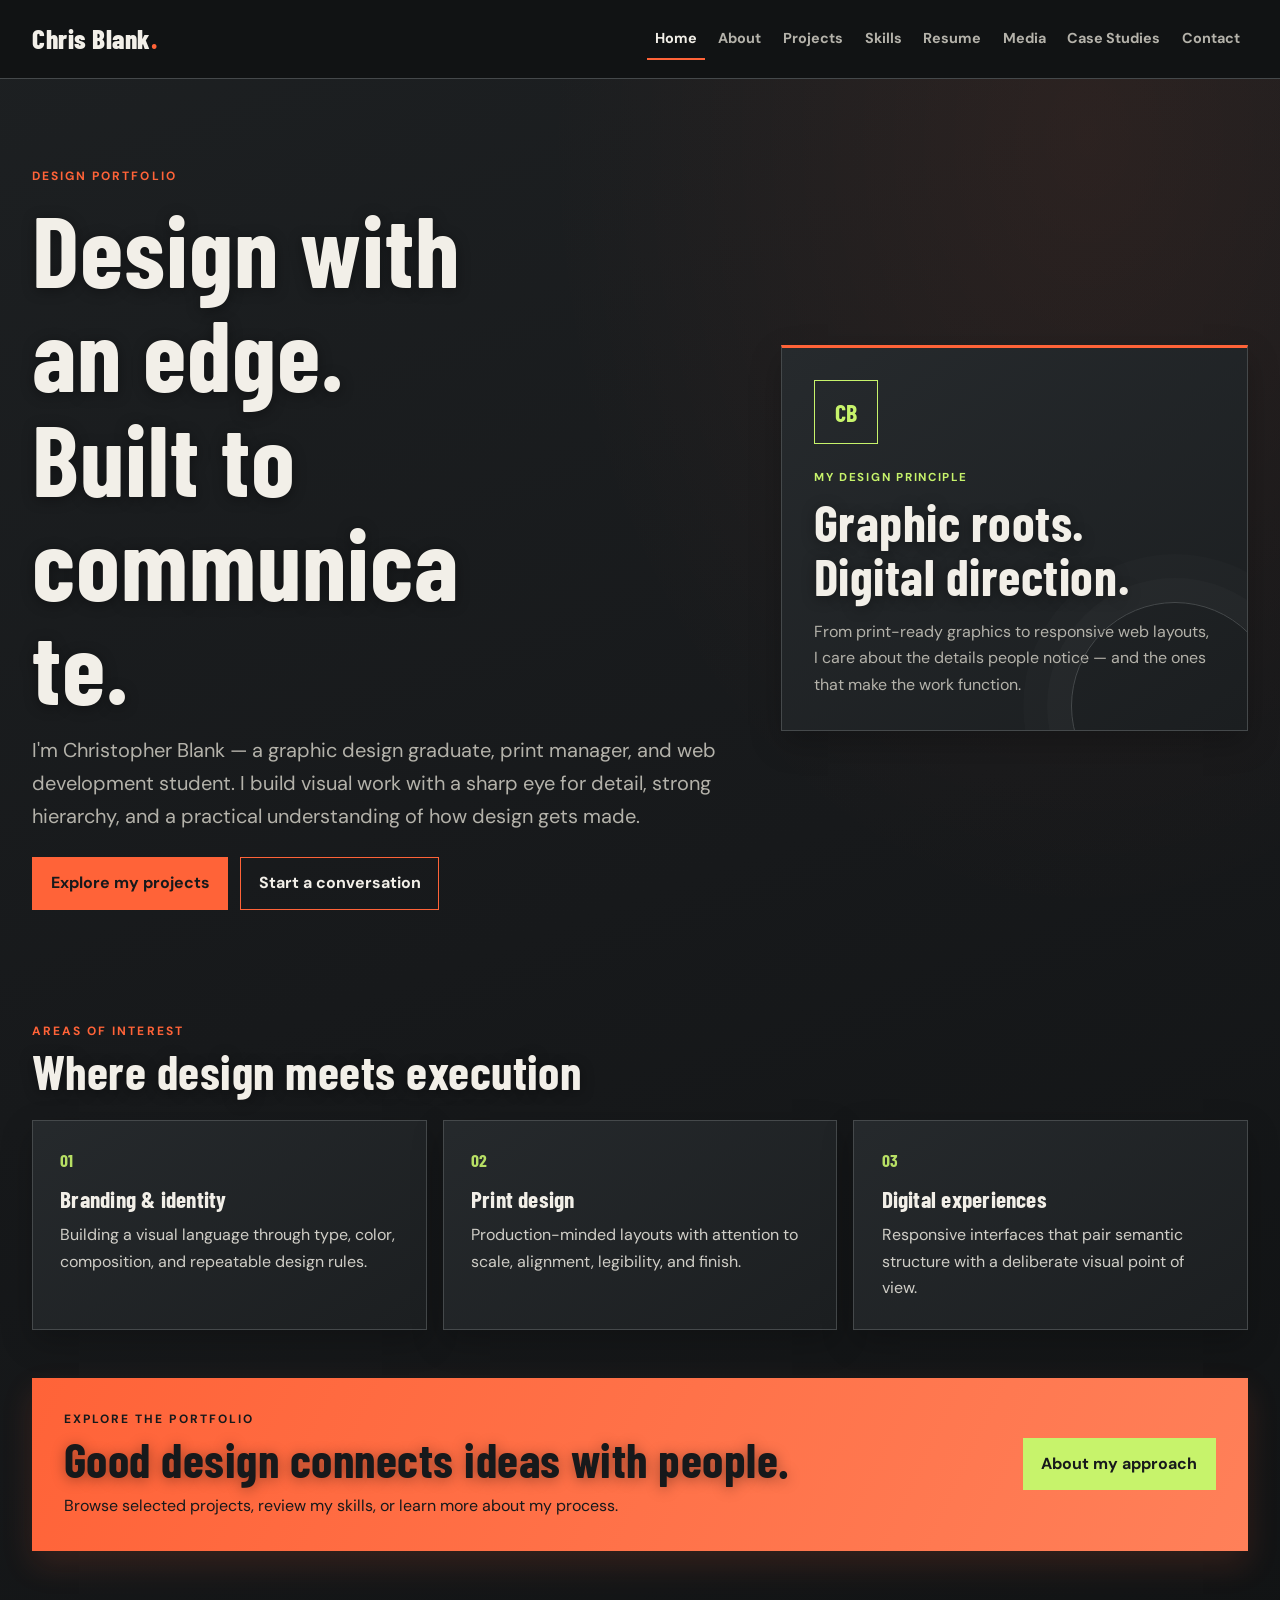
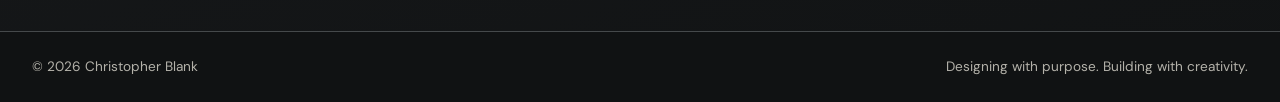
<file: index.html>
<!DOCTYPE html>
<html lang="en">
<head>
<meta charset="UTF-8">
<meta name="viewport" content="width=device-width, initial-scale=1">
<meta name="description" content="Christopher Blank design portfolio featuring branding, print and digital work.">
<title>Home | Chris Blank Portfolio</title>
<link rel="preconnect" href="https://fonts.googleapis.com">
<link rel="preconnect" href="https://fonts.gstatic.com" crossorigin>
<link href="https://fonts.googleapis.com/css2?family=Barlow+Condensed:wght@500;600;700;800&family=DM+Sans:wght@400;500;600;700&display=swap" rel="stylesheet">
<link rel="icon" type="image/svg+xml" href="favicon.svg?v=2">
<link rel="stylesheet" href="css/style.css">
</head>
<body>
<a class="skip-link" href="#main-content">Skip to main content</a>
<header class="site-header">
  <div class="header-inner">
    <a class="site-name" href="index.html">Chris Blank<span>.</span></a>
    <nav aria-label="Main navigation"><ul>
      <li><a href="index.html" aria-current="page">Home</a></li>
      <li><a href="about.html" >About</a></li>
      <li><a href="projects.html" >Projects</a></li>
      <li><a href="skills.html" >Skills</a></li>
      <li><a href="resume.html" >Resume</a></li>
      <li><a href="media.html">Media</a></li>
      <li><a href="case-studies.html" >Case Studies</a></li>
      <li><a href="contact.html" >Contact</a></li>
    </ul></nav>
  </div>
</header>
<main id="main-content" class="container">

<section class="hero">
 <div class="hero-copy"><p class="eyebrow">DESIGN PORTFOLIO</p>
 <h1>Design with an edge. Built to communicate.</h1>
 <p class="lead">I'm Christopher Blank — a graphic design graduate, print manager, and web development student. I build visual work with a sharp eye for detail, strong hierarchy, and a practical understanding of how design gets made.</p>
 <div class="button-row"><a class="button button-primary" href="projects.html">Explore my projects</a><a class="button button-secondary" href="contact.html">Start a conversation</a></div></div>
 <aside class="hero-panel" aria-label="Creative approach"><span class="panel-mark" aria-hidden="true">CB</span><p class="panel-label">MY DESIGN PRINCIPLE</p><h2>Graphic roots.<br>Digital direction.</h2><p>From print-ready graphics to responsive web layouts, I care about the details people notice — and the ones that make the work function.</p></aside>
</section>
<section class="section-block"><div class="section-heading"><p class="eyebrow">AREAS OF INTEREST</p><h2>Where design meets execution</h2></div>
<div class="card-grid three">
<article class="content-card"><span class="card-number">01</span><h3>Branding &amp; identity</h3><p>Building a visual language through type, color, composition, and repeatable design rules.</p></article>
<article class="content-card"><span class="card-number">02</span><h3>Print design</h3><p>Production-minded layouts with attention to scale, alignment, legibility, and finish.</p></article>
<article class="content-card"><span class="card-number">03</span><h3>Digital experiences</h3><p>Responsive interfaces that pair semantic structure with a deliberate visual point of view.</p></article>
</div></section>
<section class="callout"><div><p class="eyebrow">EXPLORE THE PORTFOLIO</p><h2>Good design connects ideas with people.</h2><p>Browse selected projects, review my skills, or learn more about my process.</p></div><a class="button button-light" href="about.html">About my approach</a></section>

</main>
<footer class="site-footer"><div class="container footer-inner">
<p>&copy; 2026 Christopher Blank</p><p>Designing with purpose. Building with creativity.</p>
</div></footer>
</body>
</html>
</file>
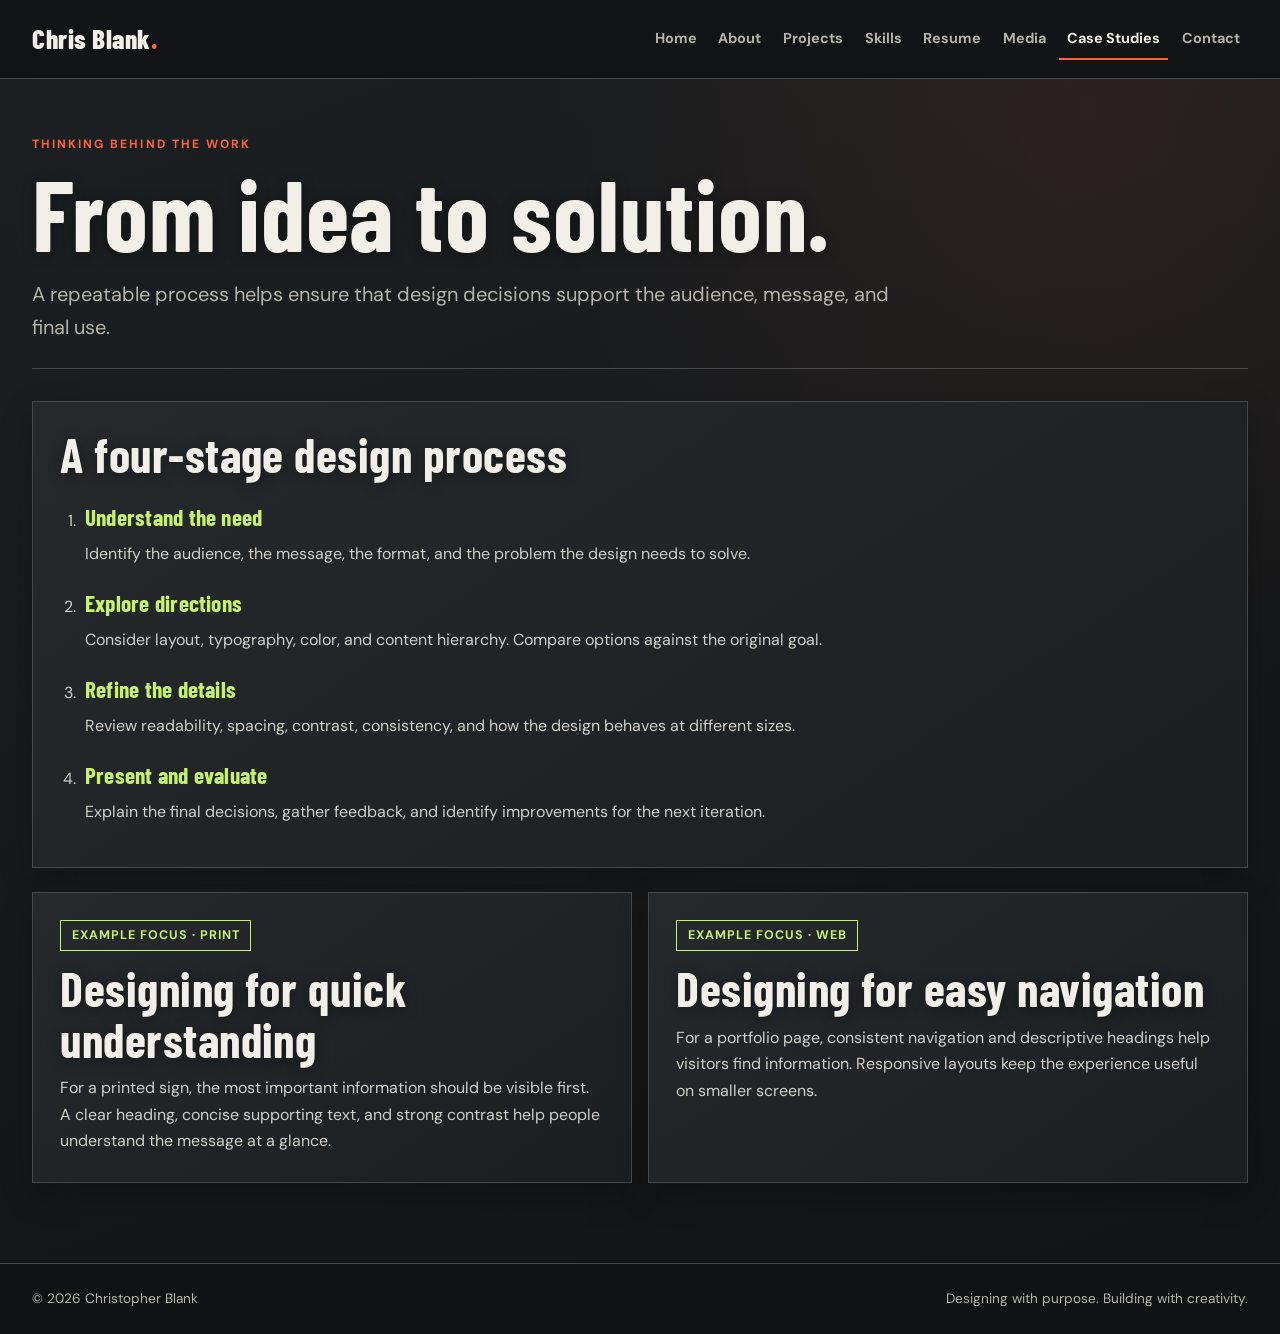
<file: case-studies.html>
<!DOCTYPE html>
<html lang="en">
<head>
<meta charset="UTF-8">
<meta name="viewport" content="width=device-width, initial-scale=1">
<meta name="description" content="Design process case studies by Christopher Blank.">
<title>Case Studies | Chris Blank Portfolio</title>
<link rel="preconnect" href="https://fonts.googleapis.com">
<link rel="preconnect" href="https://fonts.gstatic.com" crossorigin>
<link href="https://fonts.googleapis.com/css2?family=Barlow+Condensed:wght@500;600;700;800&family=DM+Sans:wght@400;500;600;700&display=swap" rel="stylesheet">
<link rel="icon" type="image/svg+xml" href="favicon.svg?v=2">
<link rel="stylesheet" href="css/style.css">
</head>
<body>
<a class="skip-link" href="#main-content">Skip to main content</a>
<header class="site-header">
  <div class="header-inner">
    <a class="site-name" href="index.html">Chris Blank<span>.</span></a>
    <nav aria-label="Main navigation"><ul>
      <li><a href="index.html" >Home</a></li>
      <li><a href="about.html" >About</a></li>
      <li><a href="projects.html" >Projects</a></li>
      <li><a href="skills.html" >Skills</a></li>
      <li><a href="resume.html" >Resume</a></li>
      <li><a href="media.html">Media</a></li>
      <li><a href="case-studies.html" aria-current="page">Case Studies</a></li>
      <li><a href="contact.html" >Contact</a></li>
    </ul></nav>
  </div>
</header>
<main id="main-content" class="container">

<section class="page-intro"><p class="eyebrow">THINKING BEHIND THE WORK</p><h1>From idea to solution.</h1><p class="lead">A repeatable process helps ensure that design decisions support the audience, message, and final use.</p></section>
<section class="content-card"><h2>A four-stage design process</h2><ol class="process-list">
<li><h3>Understand the need</h3><p>Identify the audience, the message, the format, and the problem the design needs to solve.</p></li>
<li><h3>Explore directions</h3><p>Consider layout, typography, color, and content hierarchy. Compare options against the original goal.</p></li>
<li><h3>Refine the details</h3><p>Review readability, spacing, contrast, consistency, and how the design behaves at different sizes.</p></li>
<li><h3>Present and evaluate</h3><p>Explain the final decisions, gather feedback, and identify improvements for the next iteration.</p></li>
</ol></section>
<section class="card-grid two"><article class="content-card"><span class="tag">Example focus · Print</span><h2>Designing for quick understanding</h2><p>For a printed sign, the most important information should be visible first. A clear heading, concise supporting text, and strong contrast help people understand the message at a glance.</p></article><article class="content-card"><span class="tag">Example focus · Web</span><h2>Designing for easy navigation</h2><p>For a portfolio page, consistent navigation and descriptive headings help visitors find information. Responsive layouts keep the experience useful on smaller screens.</p></article></section>

</main>
<footer class="site-footer"><div class="container footer-inner">
<p>&copy; 2026 Christopher Blank</p><p>Designing with purpose. Building with creativity.</p>
</div></footer>
</body>
</html>
</file>
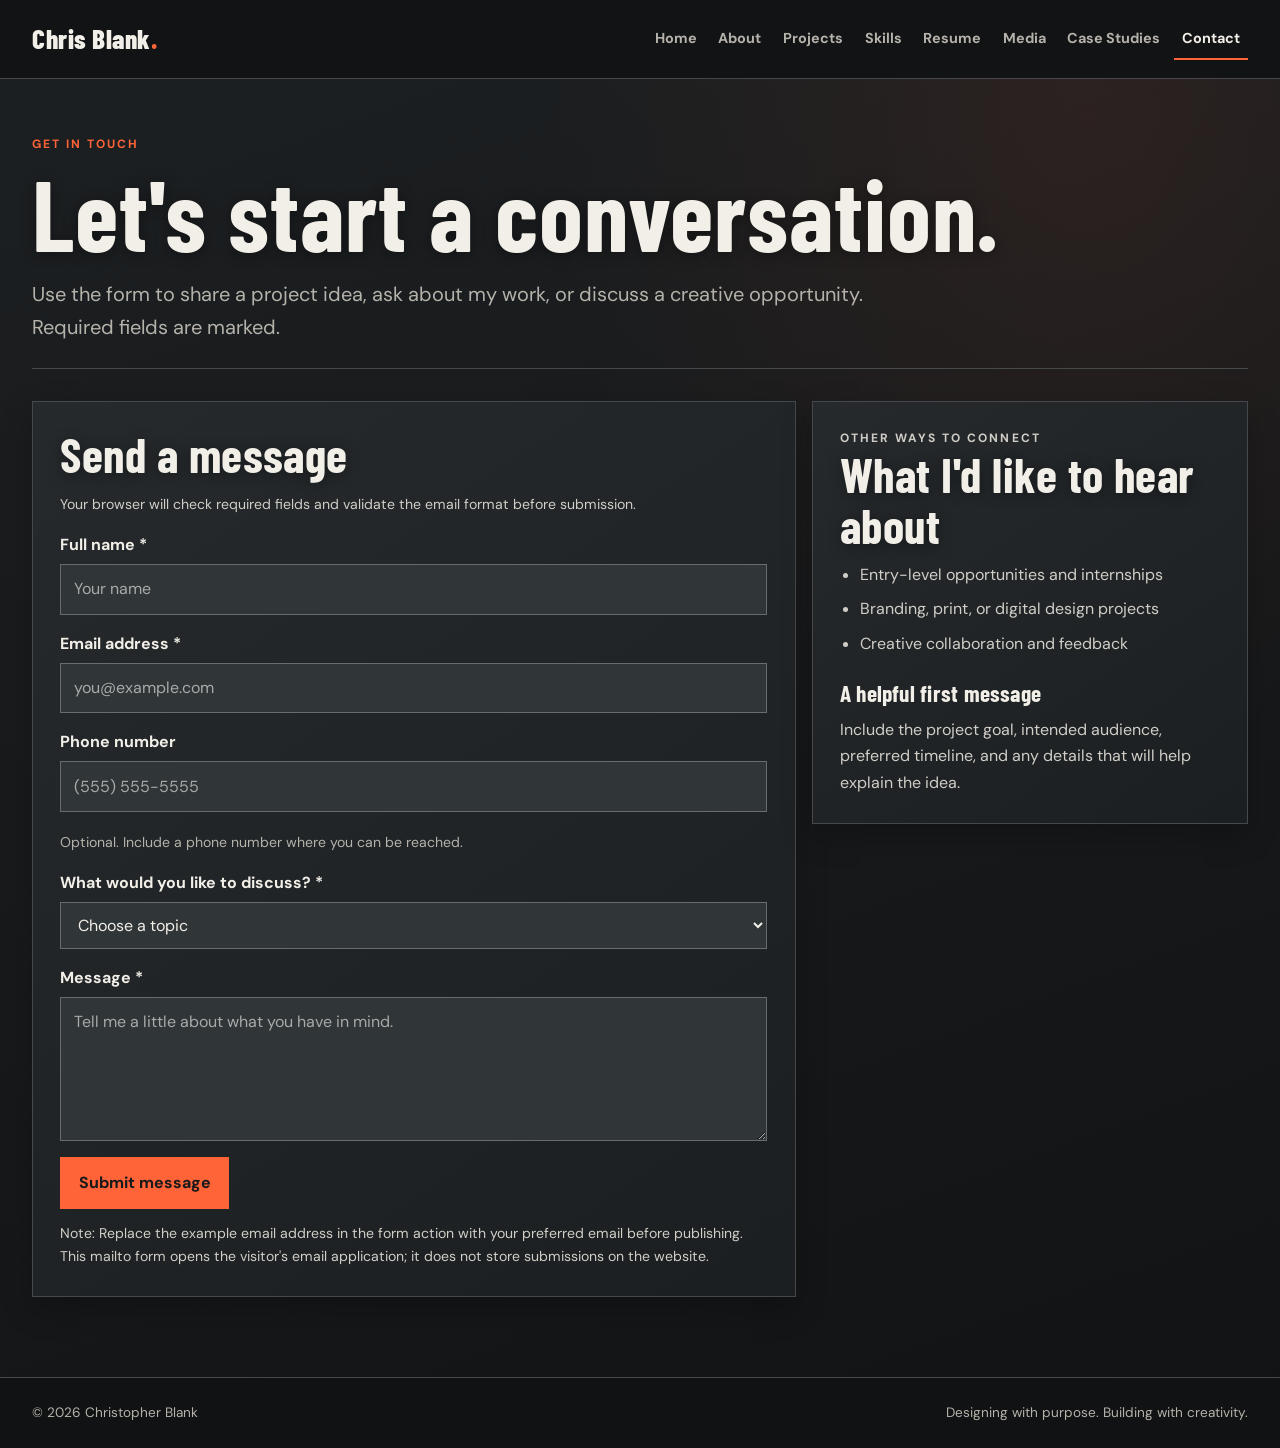
<file: contact.html>
<!DOCTYPE html>
<html lang="en">
<head>
<meta charset="UTF-8">
<meta name="viewport" content="width=device-width, initial-scale=1">
<meta name="description" content="Contact Christopher Blank using the accessible validated contact form.">
<title>Contact | Chris Blank Portfolio</title>
<link rel="preconnect" href="https://fonts.googleapis.com">
<link rel="preconnect" href="https://fonts.gstatic.com" crossorigin>
<link href="https://fonts.googleapis.com/css2?family=Barlow+Condensed:wght@500;600;700;800&family=DM+Sans:wght@400;500;600;700&display=swap" rel="stylesheet">
<link rel="icon" type="image/svg+xml" href="favicon.svg?v=2">
<link rel="stylesheet" href="css/style.css">
</head>
<body>
<a class="skip-link" href="#main-content">Skip to main content</a>
<header class="site-header">
  <div class="header-inner">
    <a class="site-name" href="index.html">Chris Blank<span>.</span></a>
    <nav aria-label="Main navigation"><ul>
      <li><a href="index.html" >Home</a></li>
      <li><a href="about.html" >About</a></li>
      <li><a href="projects.html" >Projects</a></li>
      <li><a href="skills.html" >Skills</a></li>
      <li><a href="resume.html" >Resume</a></li>
      <li><a href="media.html">Media</a></li>
      <li><a href="case-studies.html" >Case Studies</a></li>
      <li><a href="contact.html" aria-current="page">Contact</a></li>
    </ul></nav>
  </div>
</header>
<main id="main-content" class="container">

<section class="page-intro"><p class="eyebrow">GET IN TOUCH</p><h1>Let's start a conversation.</h1><p class="lead">Use the form to share a project idea, ask about my work, or discuss a creative opportunity. Required fields are marked.</p></section>
<div class="form-layout">
<section class="content-card"><h2>Send a message</h2><p class="form-help">Your browser will check required fields and validate the email format before submission.</p>
<form class="contact-form" action="mailto:chrisblank.graphics@gmail.com" method="post" enctype="text/plain">
<div class="form-field"><label for="full-name">Full name <span aria-hidden="true">*</span></label><input id="full-name" name="full-name" type="text" autocomplete="name" required minlength="2" placeholder="Your name"></div>
<div class="form-field"><label for="email">Email address <span aria-hidden="true">*</span></label><input id="email" name="email" type="email" autocomplete="email" required placeholder="you@example.com"></div>
<div class="form-field"><label for="phone">Phone number</label><input id="phone" name="phone" type="tel" autocomplete="tel" pattern="[0-9()+.\-\s]{7,}" placeholder="(555) 555-5555"><span class="form-help">Optional. Include a phone number where you can be reached.</span></div>
<div class="form-field"><label for="topic">What would you like to discuss? <span aria-hidden="true">*</span></label><select id="topic" name="topic" required><option value="">Choose a topic</option><option value="Design project">Design project</option><option value="Career opportunity">Career opportunity</option><option value="Collaboration">Collaboration</option><option value="Portfolio feedback">Portfolio feedback</option><option value="Other">Other</option></select></div>
<div class="form-field"><label for="message">Message <span aria-hidden="true">*</span></label><textarea id="message" name="message" required minlength="10" placeholder="Tell me a little about what you have in mind."></textarea></div>
<button class="button button-primary" type="submit">Submit message</button>
<p class="form-help">Note: Replace the example email address in the form action with your preferred email before publishing. This mailto form opens the visitor's email application; it does not store submissions on the website.</p>
</form></section>
<aside class="content-card"><p class="eyebrow">OTHER WAYS TO CONNECT</p><h2>What I'd like to hear about</h2><ul class="check-list"><li>Entry-level opportunities and internships</li><li>Branding, print, or digital design projects</li><li>Creative collaboration and feedback</li></ul><h3 style="margin-top:1.5rem">A helpful first message</h3><p>Include the project goal, intended audience, preferred timeline, and any details that will help explain the idea.</p></aside>
</div>

</main>
<footer class="site-footer"><div class="container footer-inner">
<p>&copy; 2026 Christopher Blank</p><p>Designing with purpose. Building with creativity.</p>
</div></footer>
</body>
</html>
</file>
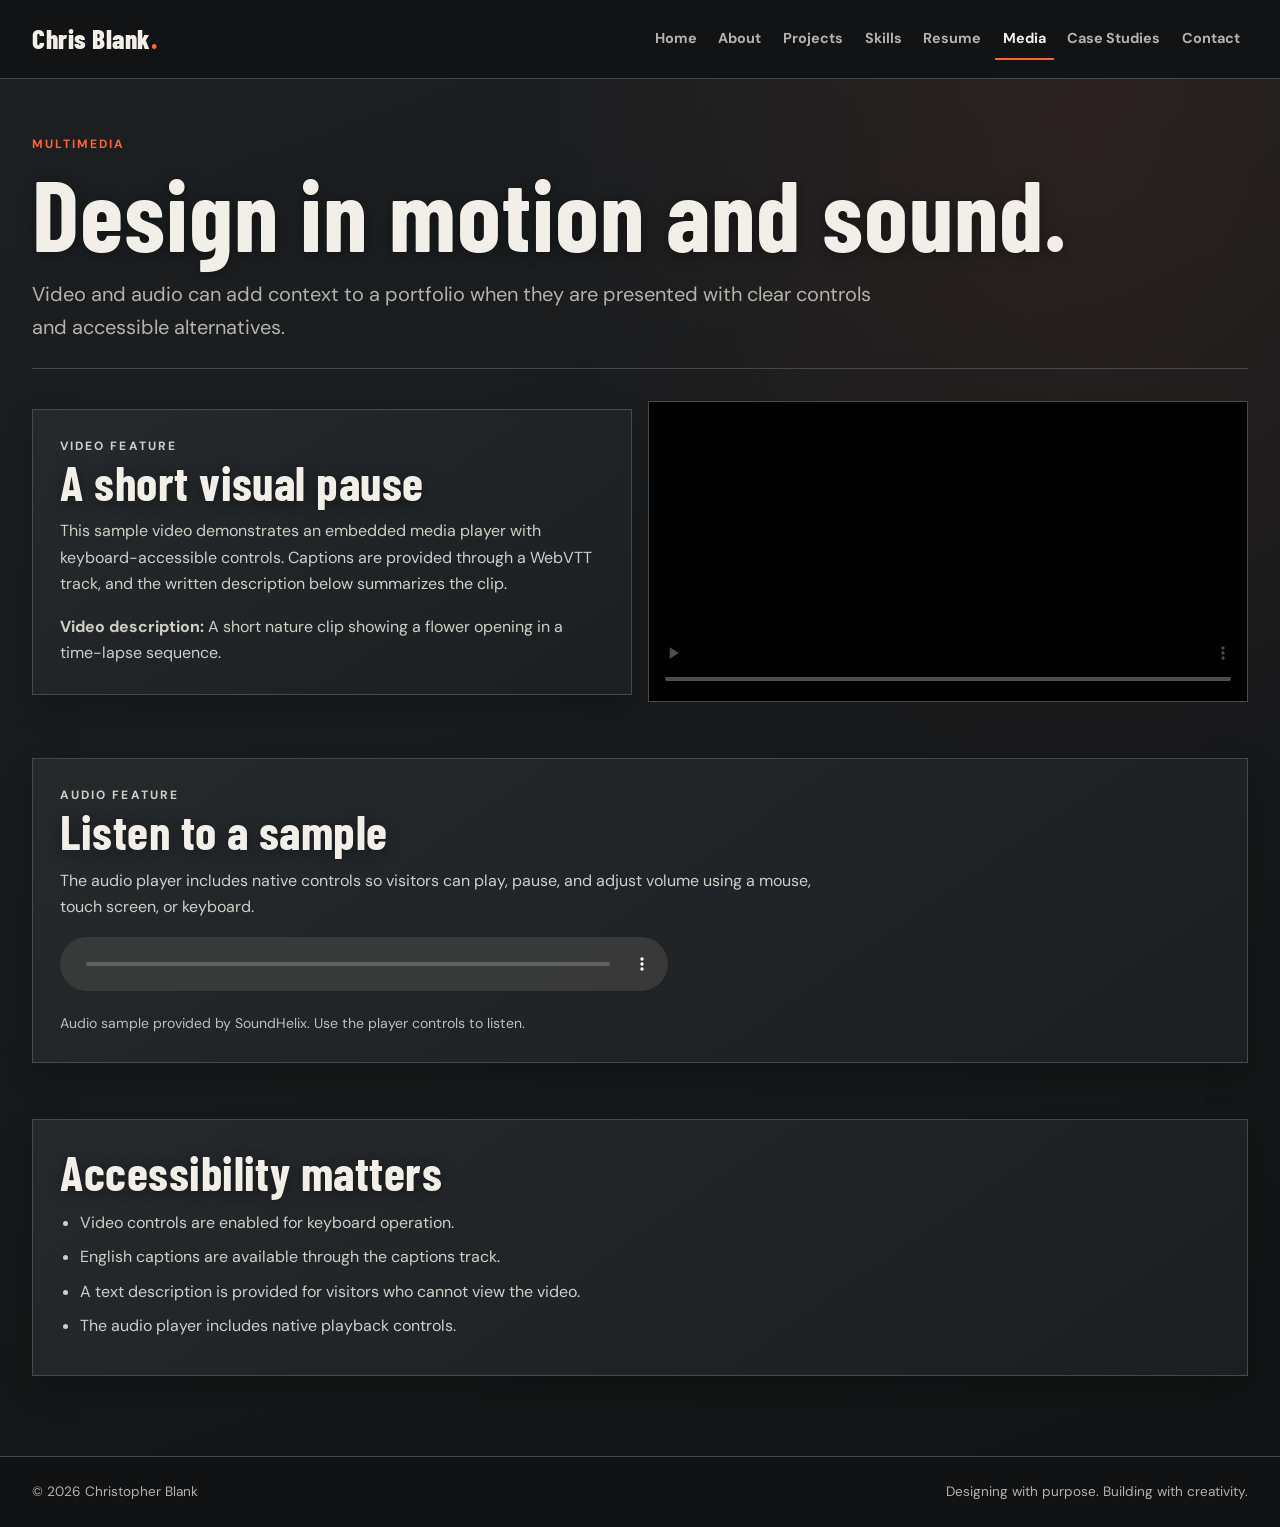
<file: media.html>
<!DOCTYPE html>
<html lang="en">
<head>
<meta charset="UTF-8">
<meta name="viewport" content="width=device-width, initial-scale=1">
<meta name="description" content="Accessible multimedia examples from Christopher Blank.">
<title>Media | Chris Blank Portfolio</title>
<link rel="preconnect" href="https://fonts.googleapis.com">
<link rel="preconnect" href="https://fonts.gstatic.com" crossorigin>
<link href="https://fonts.googleapis.com/css2?family=Barlow+Condensed:wght@500;600;700;800&family=DM+Sans:wght@400;500;600;700&display=swap" rel="stylesheet">
<link rel="icon" type="image/svg+xml" href="favicon.svg?v=2">
<link rel="stylesheet" href="css/style.css">
</head>
<body>
<a class="skip-link" href="#main-content">Skip to main content</a>
<header class="site-header"><div class="header-inner">
<a class="site-name" href="index.html">Chris Blank<span>.</span></a>
<nav aria-label="Main navigation"><ul>
<li><a href="index.html">Home</a></li><li><a href="about.html">About</a></li><li><a href="projects.html">Projects</a></li><li><a href="skills.html">Skills</a></li><li><a href="resume.html">Resume</a></li><li><a href="media.html" aria-current="page">Media</a></li><li><a href="case-studies.html">Case Studies</a></li><li><a href="contact.html">Contact</a></li>
</ul></nav></div></header>
<main id="main-content" class="container">
<section class="page-intro"><p class="eyebrow">MULTIMEDIA</p><h1>Design in motion and sound.</h1><p class="lead">Video and audio can add context to a portfolio when they are presented with clear controls and accessible alternatives.</p></section>
<section class="media-feature">
<article class="content-card"><p class="eyebrow">VIDEO FEATURE</p><h2>A short visual pause</h2><p>This sample video demonstrates an embedded media player with keyboard-accessible controls. Captions are provided through a WebVTT track, and the written description below summarizes the clip.</p><p><strong>Video description:</strong> A short nature clip showing a flower opening in a time-lapse sequence.</p></article>
<div class="media-frame"><video controls preload="metadata" poster="https://images.unsplash.com/photo-1490750967868-88aa4486c946?auto=format&amp;fit=crop&amp;w=1000&amp;q=80"><source src="https://interactive-examples.mdn.mozilla.net/media/cc0-videos/flower.mp4" type="video/mp4"><track kind="captions" src="media/flower-captions.vtt" srclang="en" label="English captions" default>Your browser does not support the video element. You can still read the video description above.</video></div>
</section>
<section class="section-block audio-panel content-card"><p class="eyebrow">AUDIO FEATURE</p><h2>Listen to a sample</h2><p>The audio player includes native controls so visitors can play, pause, and adjust volume using a mouse, touch screen, or keyboard.</p><audio controls preload="none"><source src="https://www.soundhelix.com/examples/mp3/SoundHelix-Song-1.mp3" type="audio/mpeg">Your browser does not support the audio element.</audio><p class="small-note">Audio sample provided by SoundHelix. Use the player controls to listen.</p></section>
<aside class="content-card section-block"><h2>Accessibility matters</h2><ul class="check-list"><li>Video controls are enabled for keyboard operation.</li><li>English captions are available through the captions track.</li><li>A text description is provided for visitors who cannot view the video.</li><li>The audio player includes native playback controls.</li></ul></aside>
</main>
<footer class="site-footer"><div class="container footer-inner"><p>&copy; 2026 Christopher Blank</p><p>Designing with purpose. Building with creativity.</p></div></footer>
</body>
</html>
</file>
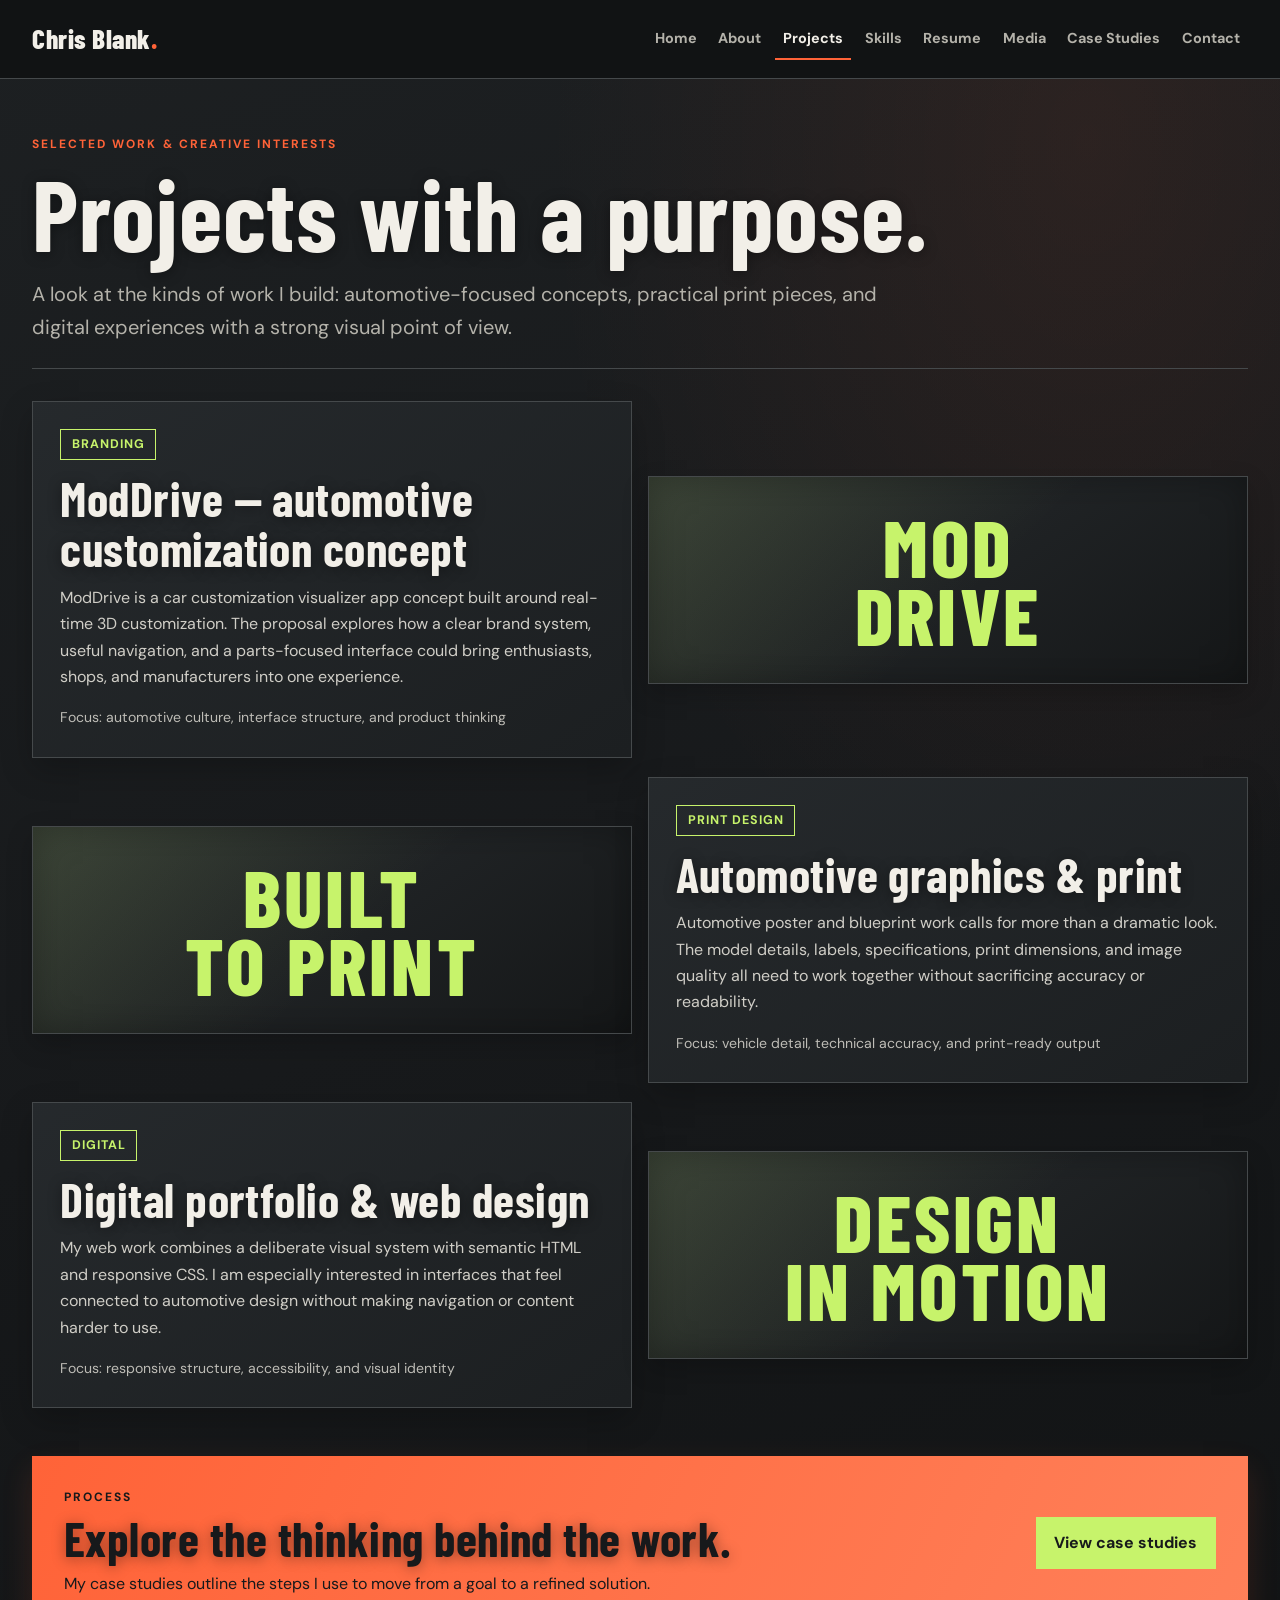
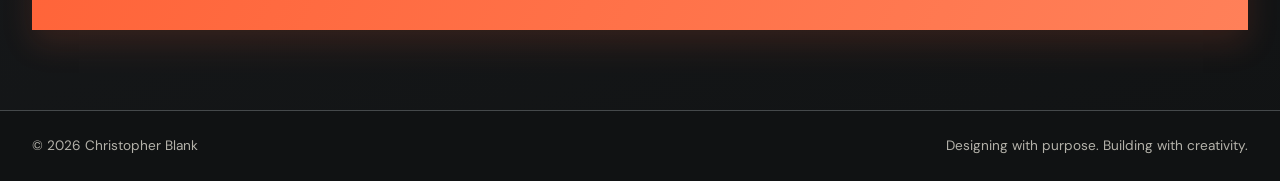
<file: projects.html>
<!DOCTYPE html>
<html lang="en">
<head>
<meta charset="UTF-8">
<meta name="viewport" content="width=device-width, initial-scale=1">
<meta name="description" content="Selected creative project themes from Christopher Blank.">
<title>Projects | Chris Blank Portfolio</title>
<link rel="preconnect" href="https://fonts.googleapis.com">
<link rel="preconnect" href="https://fonts.gstatic.com" crossorigin>
<link href="https://fonts.googleapis.com/css2?family=Barlow+Condensed:wght@500;600;700;800&family=DM+Sans:wght@400;500;600;700&display=swap" rel="stylesheet">
<link rel="icon" type="image/svg+xml" href="favicon.svg?v=2">
<link rel="stylesheet" href="css/style.css">
</head>
<body>
<a class="skip-link" href="#main-content">Skip to main content</a>
<header class="site-header">
  <div class="header-inner">
    <a class="site-name" href="index.html">Chris Blank<span>.</span></a>
    <nav aria-label="Main navigation"><ul>
      <li><a href="index.html" >Home</a></li>
      <li><a href="about.html" >About</a></li>
      <li><a href="projects.html" aria-current="page">Projects</a></li>
      <li><a href="skills.html" >Skills</a></li>
      <li><a href="resume.html" >Resume</a></li>
      <li><a href="media.html">Media</a></li>
      <li><a href="case-studies.html" >Case Studies</a></li>
      <li><a href="contact.html" >Contact</a></li>
    </ul></nav>
  </div>
</header>
<main id="main-content" class="container">

<section class="page-intro"><p class="eyebrow">SELECTED WORK &amp; CREATIVE INTERESTS</p><h1>Projects with a purpose.</h1><p class="lead">A look at the kinds of work I build: automotive-focused concepts, practical print pieces, and digital experiences with a strong visual point of view.</p></section>
<section class="project-feature">
<article class="content-card"><span class="tag">Branding</span><h2>ModDrive — automotive customization concept</h2><p>ModDrive is a car customization visualizer app concept built around real-time 3D customization. The proposal explores how a clear brand system, useful navigation, and a parts-focused interface could bring enthusiasts, shops, and manufacturers into one experience.</p><p class="card-note">Focus: automotive culture, interface structure, and product thinking</p></article>
<div class="project-visual" role="img" aria-label="Abstract brand identity concept using indigo and mint shapes">MOD<br>DRIVE</div>
</section>
<section class="project-feature">
<div class="project-visual" role="img" aria-label="Abstract print layout concept with typographic blocks">BUILT<br>TO PRINT</div>
<article class="content-card"><span class="tag">Print design</span><h2>Automotive graphics &amp; print</h2><p>Automotive poster and blueprint work calls for more than a dramatic look. The model details, labels, specifications, print dimensions, and image quality all need to work together without sacrificing accuracy or readability.</p><p class="card-note">Focus: vehicle detail, technical accuracy, and print-ready output</p></article>
</section>
<section class="project-feature">
<article class="content-card"><span class="tag">Digital</span><h2>Digital portfolio &amp; web design</h2><p>My web work combines a deliberate visual system with semantic HTML and responsive CSS. I am especially interested in interfaces that feel connected to automotive design without making navigation or content harder to use.</p><p class="card-note">Focus: responsive structure, accessibility, and visual identity</p></article>
<div class="project-visual" role="img" aria-label="Abstract responsive interface concept">DESIGN<br>IN MOTION</div>
</section>
<section class="callout"><div><p class="eyebrow">PROCESS</p><h2>Explore the thinking behind the work.</h2><p>My case studies outline the steps I use to move from a goal to a refined solution.</p></div><a class="button button-light" href="case-studies.html">View case studies</a></section>

</main>
<footer class="site-footer"><div class="container footer-inner">
<p>&copy; 2026 Christopher Blank</p><p>Designing with purpose. Building with creativity.</p>
</div></footer>
</body>
</html>
</file>
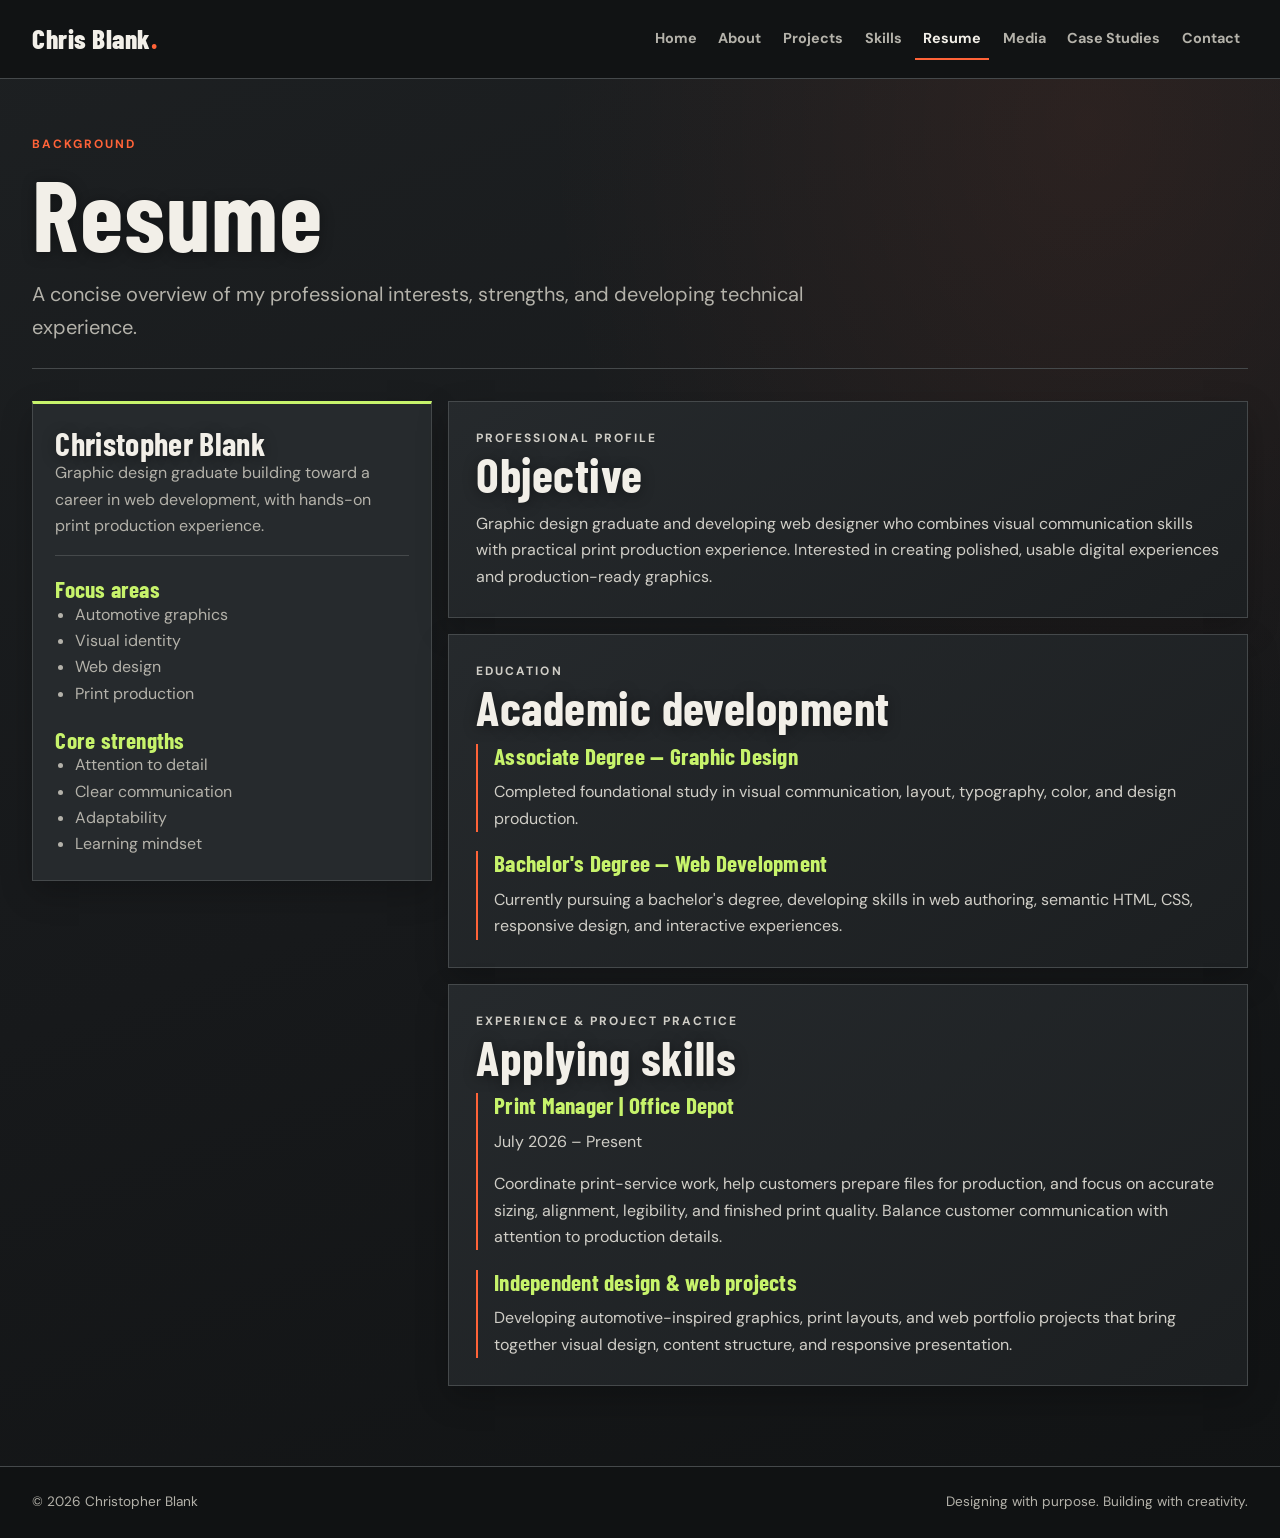
<file: resume.html>
<!DOCTYPE html>
<html lang="en">
<head>
<meta charset="UTF-8">
<meta name="viewport" content="width=device-width, initial-scale=1">
<meta name="description" content="Professional profile and education overview for Christopher Blank.">
<title>Resume | Chris Blank Portfolio</title>
<link rel="preconnect" href="https://fonts.googleapis.com">
<link rel="preconnect" href="https://fonts.gstatic.com" crossorigin>
<link href="https://fonts.googleapis.com/css2?family=Barlow+Condensed:wght@500;600;700;800&family=DM+Sans:wght@400;500;600;700&display=swap" rel="stylesheet">
<link rel="icon" type="image/svg+xml" href="favicon.svg?v=2">
<link rel="stylesheet" href="css/style.css">
</head>
<body>
<a class="skip-link" href="#main-content">Skip to main content</a>
<header class="site-header">
  <div class="header-inner">
    <a class="site-name" href="index.html">Chris Blank<span>.</span></a>
    <nav aria-label="Main navigation"><ul>
      <li><a href="index.html" >Home</a></li>
      <li><a href="about.html" >About</a></li>
      <li><a href="projects.html" >Projects</a></li>
      <li><a href="skills.html" >Skills</a></li>
      <li><a href="resume.html" aria-current="page">Resume</a></li>
      <li><a href="media.html">Media</a></li>
      <li><a href="case-studies.html" >Case Studies</a></li>
      <li><a href="contact.html" >Contact</a></li>
    </ul></nav>
  </div>
</header>
<main id="main-content" class="container">

<section class="page-intro"><p class="eyebrow">BACKGROUND</p><h1>Resume</h1><p class="lead">A concise overview of my professional interests, strengths, and developing technical experience.</p></section>
<div class="resume-layout">
<aside class="resume-sidebar"><h2>Christopher Blank</h2><p>Graphic design graduate building toward a career in web development, with hands-on print production experience.</p><hr><h3>Focus areas</h3><ul><li>Automotive graphics</li><li>Visual identity</li><li>Web design</li><li>Print production</li></ul><h3>Core strengths</h3><ul><li>Attention to detail</li><li>Clear communication</li><li>Adaptability</li><li>Learning mindset</li></ul></aside>
<div class="resume-main">
<article class="content-card"><p class="eyebrow">PROFESSIONAL PROFILE</p><h2>Objective</h2><p>Graphic design graduate and developing web designer who combines visual communication skills with practical print production experience. Interested in creating polished, usable digital experiences and production-ready graphics.</p></article>
<article class="content-card"><p class="eyebrow">EDUCATION</p><h2>Academic development</h2><div class="timeline-item"><h3>Associate Degree — Graphic Design</h3><p>Completed foundational study in visual communication, layout, typography, color, and design production.</p></div><div class="timeline-item"><h3>Bachelor's Degree — Web Development</h3><p>Currently pursuing a bachelor's degree, developing skills in web authoring, semantic HTML, CSS, responsive design, and interactive experiences.</p></div></article>
<article class="content-card"><p class="eyebrow">EXPERIENCE &amp; PROJECT PRACTICE</p><h2>Applying skills</h2><div class="timeline-item"><h3>Print Manager | Office Depot</h3><p>July 2026 – Present</p><p>Coordinate print-service work, help customers prepare files for production, and focus on accurate sizing, alignment, legibility, and finished print quality. Balance customer communication with attention to production details.</p></div><div class="timeline-item"><h3>Independent design &amp; web projects</h3><p>Developing automotive-inspired graphics, print layouts, and web portfolio projects that bring together visual design, content structure, and responsive presentation.</p></div></article>
</div></div>

</main>
<footer class="site-footer"><div class="container footer-inner">
<p>&copy; 2026 Christopher Blank</p><p>Designing with purpose. Building with creativity.</p>
</div></footer>
</body>
</html>
</file>
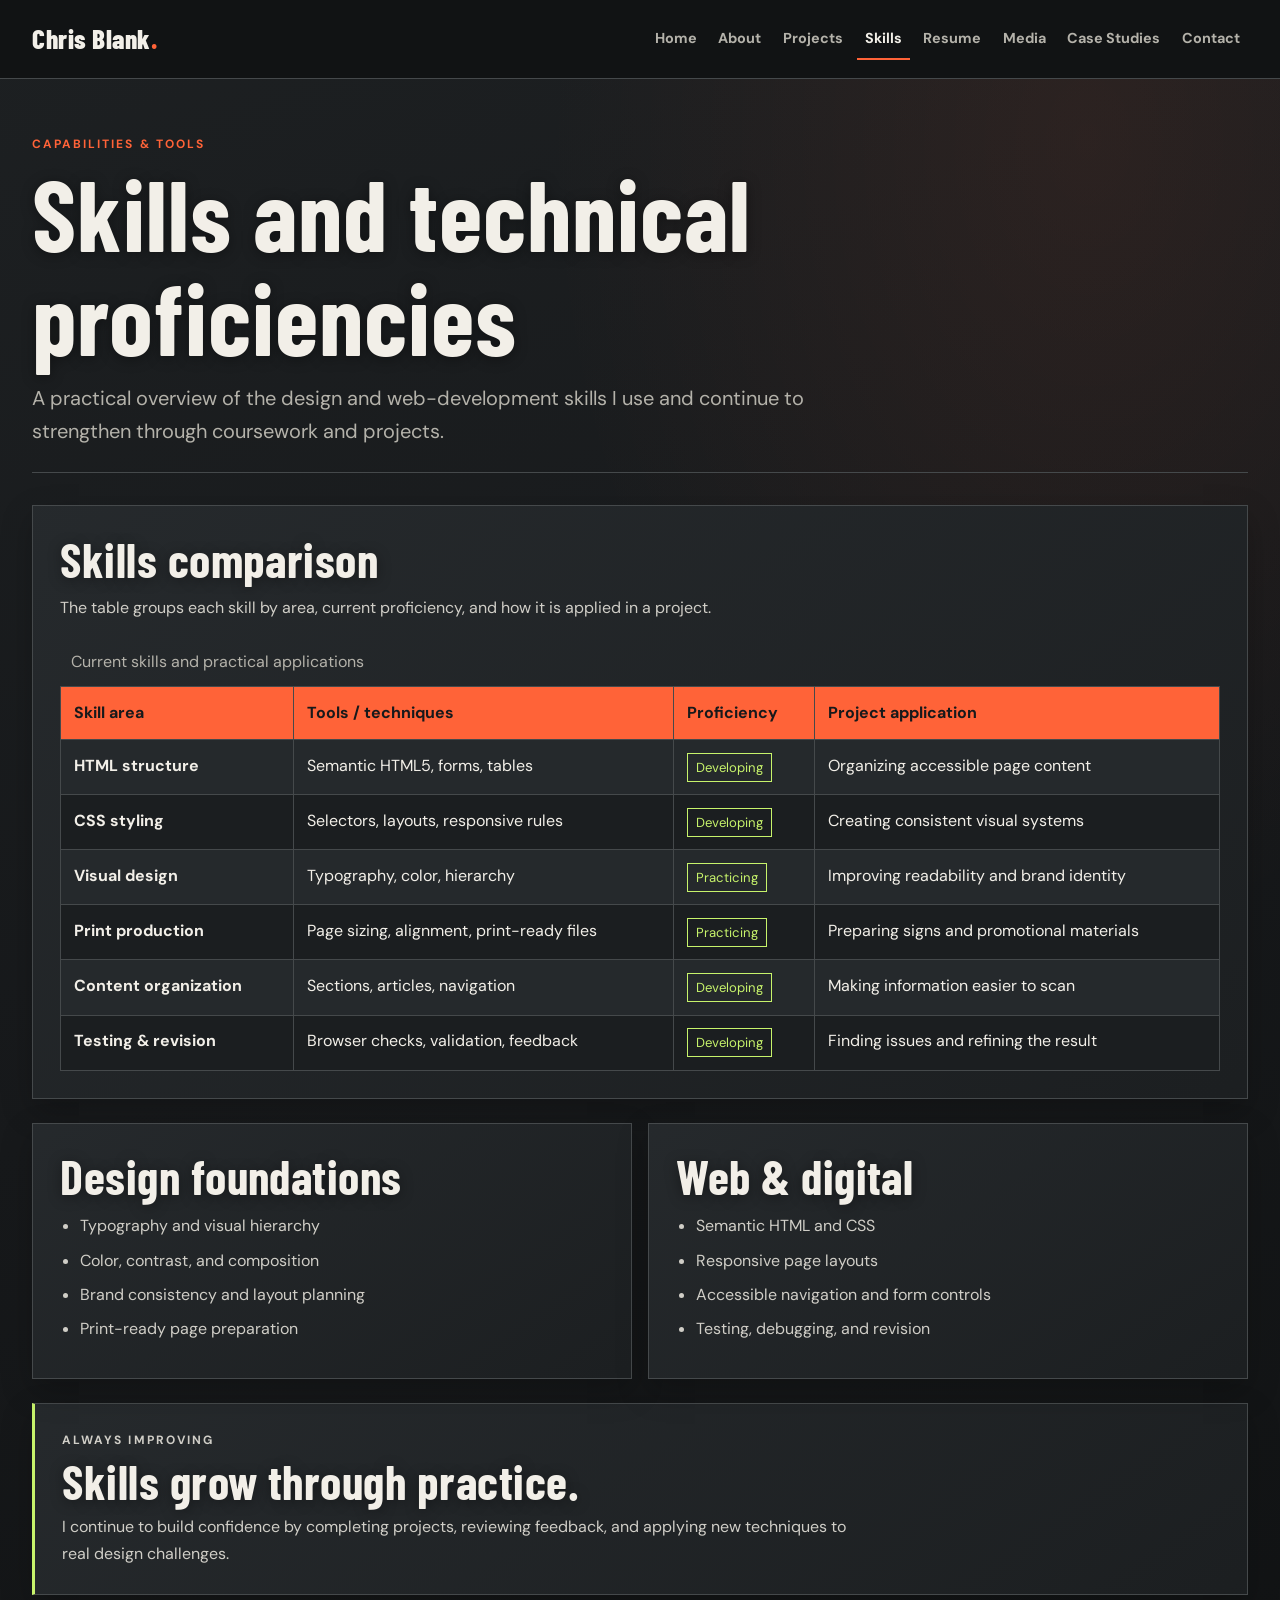
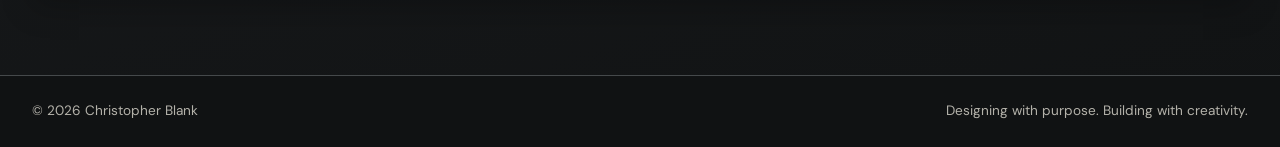
<file: skills.html>
<!DOCTYPE html>
<html lang="en">
<head>
<meta charset="UTF-8">
<meta name="viewport" content="width=device-width, initial-scale=1">
<meta name="description" content="Technical and creative skills comparison for Christopher Blank.">
<title>Skills | Chris Blank Portfolio</title>
<link rel="preconnect" href="https://fonts.googleapis.com">
<link rel="preconnect" href="https://fonts.gstatic.com" crossorigin>
<link href="https://fonts.googleapis.com/css2?family=Barlow+Condensed:wght@500;600;700;800&family=DM+Sans:wght@400;500;600;700&display=swap" rel="stylesheet">
<link rel="icon" type="image/svg+xml" href="favicon.svg?v=2">
<link rel="stylesheet" href="css/style.css">
</head>
<body>
<a class="skip-link" href="#main-content">Skip to main content</a>
<header class="site-header">
  <div class="header-inner">
    <a class="site-name" href="index.html">Chris Blank<span>.</span></a>
    <nav aria-label="Main navigation"><ul>
      <li><a href="index.html" >Home</a></li>
      <li><a href="about.html" >About</a></li>
      <li><a href="projects.html" >Projects</a></li>
      <li><a href="skills.html" aria-current="page">Skills</a></li>
      <li><a href="resume.html" >Resume</a></li>
      <li><a href="media.html">Media</a></li>
      <li><a href="case-studies.html" >Case Studies</a></li>
      <li><a href="contact.html" >Contact</a></li>
    </ul></nav>
  </div>
</header>
<main id="main-content" class="container">

<section class="page-intro"><p class="eyebrow">CAPABILITIES &amp; TOOLS</p><h1>Skills and technical proficiencies</h1><p class="lead">A practical overview of the design and web-development skills I use and continue to strengthen through coursework and projects.</p></section>
<section class="content-card"><h2>Skills comparison</h2><p>The table groups each skill by area, current proficiency, and how it is applied in a project.</p>
<div class="table-wrap"><table class="skills-table"><caption>Current skills and practical applications</caption><thead><tr><th scope="col">Skill area</th><th scope="col">Tools / techniques</th><th scope="col">Proficiency</th><th scope="col">Project application</th></tr></thead>
<tbody>
<tr><th scope="row">HTML structure</th><td>Semantic HTML5, forms, tables</td><td><span class="level">Developing</span></td><td>Organizing accessible page content</td></tr>
<tr><th scope="row">CSS styling</th><td>Selectors, layouts, responsive rules</td><td><span class="level">Developing</span></td><td>Creating consistent visual systems</td></tr>
<tr><th scope="row">Visual design</th><td>Typography, color, hierarchy</td><td><span class="level">Practicing</span></td><td>Improving readability and brand identity</td></tr>
<tr><th scope="row">Print production</th><td>Page sizing, alignment, print-ready files</td><td><span class="level">Practicing</span></td><td>Preparing signs and promotional materials</td></tr>
<tr><th scope="row">Content organization</th><td>Sections, articles, navigation</td><td><span class="level">Developing</span></td><td>Making information easier to scan</td></tr>
<tr><th scope="row">Testing &amp; revision</th><td>Browser checks, validation, feedback</td><td><span class="level">Developing</span></td><td>Finding issues and refining the result</td></tr>
</tbody></table></div></section>
<section class="card-grid two"><article class="content-card"><h2>Design foundations</h2><ul class="skill-list"><li>Typography and visual hierarchy</li><li>Color, contrast, and composition</li><li>Brand consistency and layout planning</li><li>Print-ready page preparation</li></ul></article><article class="content-card"><h2>Web &amp; digital</h2><ul class="skill-list"><li>Semantic HTML and CSS</li><li>Responsive page layouts</li><li>Accessible navigation and form controls</li><li>Testing, debugging, and revision</li></ul></article></section>
<aside class="learning-card content-card"><p class="eyebrow">ALWAYS IMPROVING</p><h2>Skills grow through practice.</h2><p>I continue to build confidence by completing projects, reviewing feedback, and applying new techniques to real design challenges.</p></aside>

</main>
<footer class="site-footer"><div class="container footer-inner">
<p>&copy; 2026 Christopher Blank</p><p>Designing with purpose. Building with creativity.</p>
</div></footer>
</body>
</html>
</file>
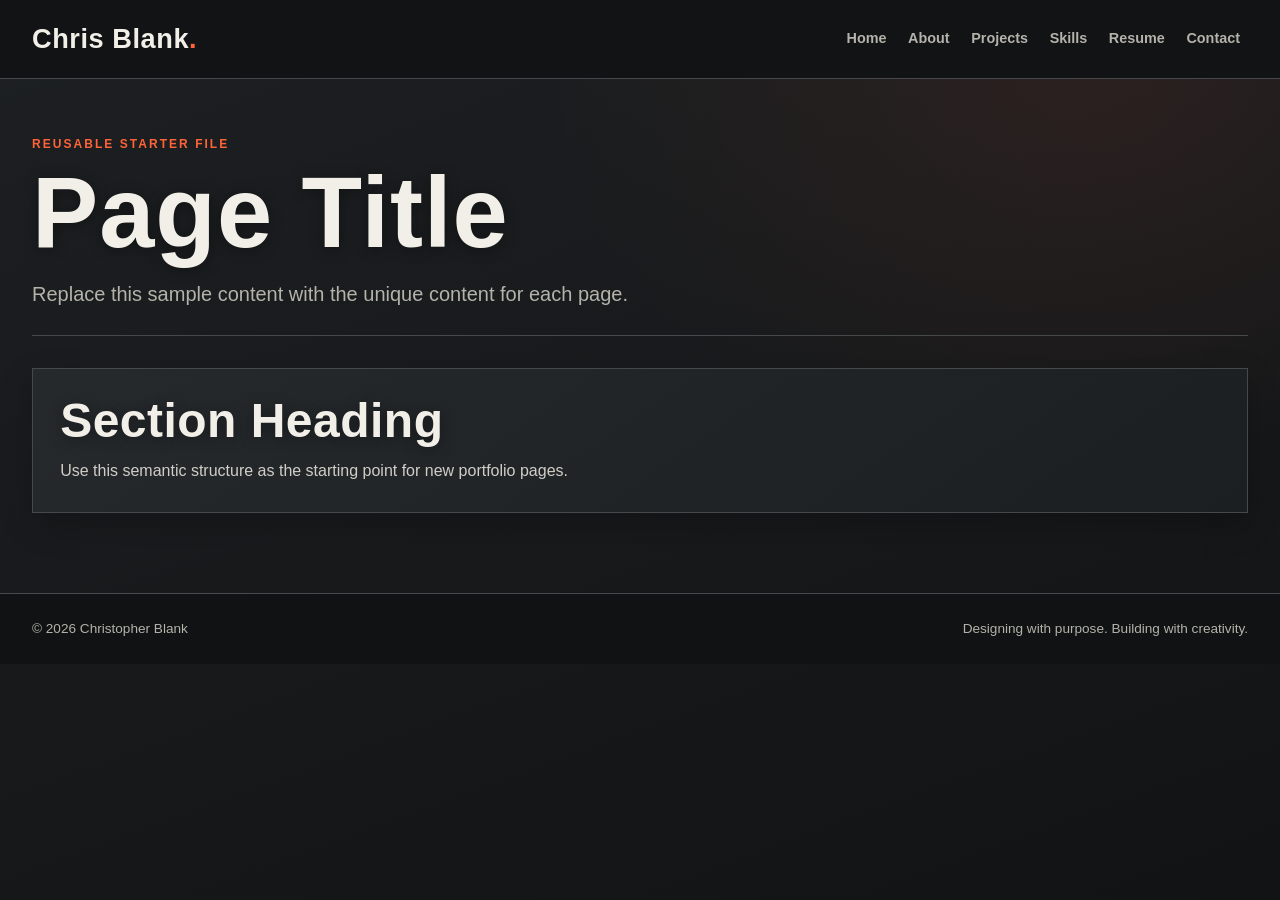
<file: template.html>
<!DOCTYPE html>
<html lang="en">
<head>
  <meta charset="UTF-8">
  <meta name="viewport" content="width=device-width, initial-scale=1">
  <meta name="description" content="Master Template - Christopher Blank's design portfolio.">
  <title>Master Template | Chris Blank Portfolio</title>
  <link rel="preconnect" href="https://fonts.googleapis.com">
  <link rel="preconnect" href="https://fonts.gstatic.com" crossorigin>
  <link href="https://fonts.googleapis.com/css2?family=Inter:wght@400;500;600;700&family=Poppins:wght@600;700&display=swap" rel="stylesheet">
  <link rel="stylesheet" href="css/style.css">
</head>
<body>
  <a class="skip-link" href="#main-content">Skip to main content</a>
  <header class="site-header">
    <div class="header-inner">
      <a class="site-name" href="index.html">Chris Blank<span>.</span></a>
      <nav aria-label="Main navigation">
        <ul>
        <li><a href="index.html">Home</a></li>
        <li><a href="about.html">About</a></li>
        <li><a href="projects.html">Projects</a></li>
        <li><a href="skills.html">Skills</a></li>
        <li><a href="resume.html">Resume</a></li>
        <li><a href="contact.html">Contact</a></li>
        </ul>
      </nav>
    </div>
  </header>

  <main id="main-content" class="container">
    <section class="page-intro">
      <p class="eyebrow">REUSABLE STARTER FILE</p>
      <h1>Page Title</h1>
      <p class="lead">Replace this sample content with the unique content for each page.</p>
    </section>
    <section class="content-card">
      <h2>Section Heading</h2>
      <p>Use this semantic structure as the starting point for new portfolio pages.</p>
    </section>
  </main>

  <footer class="site-footer">
    <div class="container footer-inner">
      <p>&copy; 2026 Christopher Blank</p>
      <p>Designing with purpose. Building with creativity.</p>
    </div>
  </footer>
</body>
</html>
</file>
<file: css/style.css>
/* CHRIS BLANK PORTFOLIO — AUTOMOTIVE EDITORIAL SYSTEM */
*, *::before, *::after { box-sizing: border-box; }
* { margin: 0; }
html { scroll-behavior: smooth; -webkit-text-size-adjust: 100%; }
body { min-height: 100vh; line-height: 1.65; -webkit-font-smoothing: antialiased; }
img, video, svg { display: block; max-width: 100%; }
input, button, textarea, select { font: inherit; }
p, h1, h2, h3 { overflow-wrap: break-word; }
ul, ol { padding-left: 1.25rem; }
:root {
 color-scheme: dark;
 --graphite: #17191b; --panel: #202326; --panel-soft: #262a2d;
 --paper: #f2efe8; --muted: #b4b2aa; --orange: #ff6338;
 --lime: #c7f36b; --line: #45494b; --field: #303538;
 --heading: "Barlow Condensed", Impact, sans-serif;
 --body: "DM Sans", "Segoe UI", Arial, sans-serif;
}
body { background: var(--graphite); color: var(--paper); font: 1rem/1.65 var(--body); }
h1,h2,h3 { color: var(--paper); font-family: var(--heading); font-weight: 700; line-height: 1.05; letter-spacing: .01em; }
h1 { font-size: clamp(2.8rem, 8vw, 6.2rem); }
h2 { font-size: clamp(1.8rem, 4vw, 3rem); }
h3 { font-size: 1.45rem; }
p { max-width: 72ch; }
a { color: var(--lime); text-underline-offset: .2em; }
a:hover { color: var(--orange); }
a:focus-visible, button:focus-visible, input:focus-visible, textarea:focus-visible, select:focus-visible { outline: 3px solid var(--lime); outline-offset: 3px; }
.container,.header-inner { width: min(100% - 2rem, 76rem); margin-inline: auto; }
.skip-link { position:absolute; top:.5rem; left:.5rem; z-index:20; padding:.7rem 1rem; transform:translateY(-160%); background:var(--paper); color:var(--graphite); }
.skip-link:focus { transform:translateY(0); }
.site-header { position:relative; z-index:2; background:#111314; border-bottom:1px solid var(--line); }
.header-inner { display:flex; flex-direction:column; align-items:center; gap:.8rem; padding:1rem 0; }
.site-name { color:var(--paper); font:800 1.7rem/1 var(--heading); text-decoration:none; letter-spacing:.02em; }
.site-name span { color:var(--orange); }
nav ul { display:flex; flex-wrap:wrap; justify-content:center; gap:.2rem .45rem; padding:0; list-style:none; }
nav a { display:inline-block; padding:.55rem .5rem; color:var(--muted); font-size:.82rem; font-weight:700; text-decoration:none; }
nav a:hover,nav a[aria-current="page"] { color:var(--paper); }
nav a[aria-current="page"] { box-shadow:inset 0 -2px var(--orange); }
main { padding-block:2.5rem 4rem; }
.eyebrow { color:var(--orange); font-size:.75rem; font-weight:700; letter-spacing:.17em; text-transform:uppercase; }
.lead { max-width:62ch; color:var(--muted); font-size:clamp(1.05rem,2vw,1.25rem); }
.hero { display:grid; gap:2rem; align-items:center; padding:1.5rem 0 2.5rem; }
.hero-copy h1 { max-width:11ch; margin:.65rem 0 1rem; }
.hero-panel { position:relative; padding:1.5rem; overflow:hidden; background:var(--panel); border:1px solid var(--line); border-top:3px solid var(--orange); }
.hero-panel::after { position:absolute; right:-2rem; bottom:-5rem; width:13rem; height:13rem; border:1px solid var(--line); border-radius:50%; content:""; box-shadow:0 0 0 1.5rem #ffffff05,0 0 0 3rem #ffffff03; }
.hero-panel h2 { margin:.5rem 0 1rem; font-size:clamp(2rem,4vw,3.3rem); }
.hero-panel p:not(.panel-label) { color:var(--muted); }
.panel-mark { display:grid; width:4rem; height:4rem; place-items:center; margin-bottom:1.5rem; border:1px solid var(--lime); color:var(--lime); font:700 1.5rem var(--heading); }
.panel-label { color:var(--lime); font-size:.72rem; font-weight:700; letter-spacing:.15em; }
.button-row { display:flex; flex-wrap:wrap; gap:.75rem; margin-top:1.5rem; }
.button { display:inline-flex; min-height:3rem; align-items:center; justify-content:center; padding:.75rem 1.1rem; border:1px solid var(--orange); font-weight:700; text-decoration:none; transition:background .2s,color .2s; }
.button-primary { background:var(--orange); color:#17191b; }
.button-primary:hover { background:var(--lime); border-color:var(--lime); color:#17191b; }
.button-secondary { color:var(--paper); background:transparent; }
.button-secondary:hover { color:var(--graphite); background:var(--paper); border-color:var(--paper); }
.button-light { color:var(--graphite); background:var(--lime); border-color:var(--lime); }
.button-light:hover { color:var(--graphite); background:var(--paper); border-color:var(--paper); }
.section-block { margin-top:3.5rem; }
.section-heading { margin-bottom:1.25rem; }
.section-heading h2 { margin-top:.3rem; }
.card-grid { display:grid; grid-template-columns:1fr; gap:1rem; margin-top:1.5rem; }
.content-card { padding:1.35rem; background:var(--panel); border:1px solid var(--line); }
.content-card h2,.content-card h3 { margin-bottom:.7rem; }
.content-card p + p { margin-top:1rem; }
.content-card p,.content-card li { color:#d0cec7; }
.card-number { display:inline-block; margin-bottom:1rem; color:var(--lime); font:700 1.1rem var(--heading); }
.callout { display:flex; flex-direction:column; align-items:flex-start; gap:1.25rem; margin-top:3rem; padding:1.5rem; background:var(--orange); color:#17191b; }
.callout h2,.callout p,.callout .eyebrow { color:#17191b; }
.callout h2 { margin:.3rem 0 .5rem; }
.page-intro { margin-bottom:2rem; padding-bottom:1.5rem; border-bottom:1px solid var(--line); }
.page-intro h1 { margin:.4rem 0 .8rem; }
.about-split,.project-feature,.media-feature,.form-layout { display:grid; gap:1rem; }
.prose-card { max-width:56rem; }
.prose-card h2:not(:first-child) { margin-top:1.8rem; }
.check-list,.skill-list { margin-top:.75rem; }
.check-list li,.skill-list li { margin:.5rem 0; }
.quote-panel { margin-top:1rem; padding:1.3rem; border-left:3px solid var(--lime); background:var(--panel); }
.quote-panel blockquote { font:600 1.35rem/1.35 var(--heading); }
.small-note,.card-note,.form-help { margin-top:.8rem; color:var(--muted); font-size:.88rem; }
.image-feature { width:100%; max-height:24rem; object-fit:cover; }
.tag { display:inline-block; margin-bottom:.8rem; padding:.25rem .65rem; border:1px solid var(--lime); color:var(--lime); font-size:.78rem; font-weight:700; letter-spacing:.08em; text-transform:uppercase; }
.project-feature { align-items:stretch; margin:1.2rem 0; }
.project-visual { display:grid; min-height:13rem; place-items:center; padding:1rem; background:linear-gradient(135deg,#292d30,#151718); border:1px solid var(--line); color:var(--lime); font:800 clamp(2.5rem,7vw,5rem)/.85 var(--heading); letter-spacing:.04em; text-align:center; }
.resume-layout { display:grid; gap:1rem; }
.resume-sidebar { padding:1.4rem; background:var(--panel-soft); border:1px solid var(--line); border-top:3px solid var(--lime); }
.resume-sidebar h2 { font-size:2rem; }
.resume-sidebar h3 { margin-top:1.3rem; color:var(--lime); }
.resume-sidebar p,.resume-sidebar li { color:var(--muted); }
.resume-sidebar hr { margin:1rem 0; border:0; border-top:1px solid var(--line); }
.resume-main { display:grid; gap:1rem; }
.timeline-item { padding-left:1rem; border-left:2px solid var(--orange); }
.timeline-item + .timeline-item { margin-top:1.2rem; }
.timeline-item h3 { color:var(--lime); }
.timeline-item p { margin-top:.35rem; }
.table-wrap { overflow-x:auto; margin-top:1rem; }
.skills-table { width:100%; min-width:38rem; border-collapse:collapse; text-align:left; }
.skills-table caption { padding:.7rem; color:var(--muted); text-align:left; }
.skills-table th,.skills-table td { padding:.8rem; border:1px solid var(--line); vertical-align:top; }
.skills-table thead { background:var(--orange); color:#17191b; }
.skills-table tbody tr:nth-of-type(odd) { background:#25292c; }
.skills-table tbody tr:nth-of-type(even) { background:#1b1e20; }
.skills-table tbody th { color:var(--paper); }
.level { display:inline-block; padding:.15rem .5rem; border:1px solid var(--lime); color:var(--lime); font-size:.82rem; }
.process-list { margin-top:1rem; }
.process-list li { padding:.6rem 0 .9rem .3rem; }
.process-list h3 { color:var(--lime); }
.form-field { display:grid; gap:.35rem; margin:1rem 0; }
.form-field label { font-weight:700; }
.contact-form input,.contact-form select,.contact-form textarea { width:100%; min-height:2.9rem; padding:.7rem .8rem; border:1px solid #666d70; border-radius:0; background:var(--field); color:var(--paper); }
.contact-form textarea { min-height:9rem; resize:vertical; }
.contact-form input::placeholder,.contact-form textarea::placeholder { color:#a7aaa8; }
.media-frame { overflow:hidden; border:1px solid var(--line); background:#000; }
.media-frame video { width:100%; }
.audio-panel audio { width:min(100%,38rem); margin-top:1rem; }
.learning-card { margin-top:1.5rem; border-left:3px solid var(--lime); }
.learning-card h2 { margin:.3rem 0 .5rem; }
.site-footer { padding:1.5rem 0; background:#101213; border-top:1px solid var(--line); }
.footer-inner { display:flex; flex-direction:column; gap:.4rem; }
.footer-inner p { color:var(--muted); font-size:.85rem; }
@media (min-width:650px) {
 .container,.header-inner { width:min(100% - 3rem,76rem); }
 .card-grid.two { grid-template-columns:repeat(2,minmax(0,1fr)); }
 .card-grid.three { grid-template-columns:repeat(3,minmax(0,1fr)); }
 .hero { grid-template-columns:1.2fr .8fr; padding-block:2rem 3.5rem; }
 .hero-panel { padding:2rem; }
 .project-feature { grid-template-columns:1fr 1fr; align-items:center; }
 .media-feature { grid-template-columns:1fr 1fr; align-items:center; }
 .form-layout { grid-template-columns:1.4fr .8fr; align-items:start; }
 .about-split { grid-template-columns:1.2fr .8fr; align-items:start; }
 .resume-layout { grid-template-columns:.75fr 1.5fr; align-items:start; }
 .callout { flex-direction:row; align-items:center; justify-content:space-between; padding:2rem; }
}
@media (min-width:1000px) {
 .header-inner { flex-direction:row; justify-content:space-between; padding-block:1.15rem; }
 nav ul { gap:.35rem; }
 nav a { font-size:.9rem; }
 main { padding-block:3.5rem 5rem; }
 .hero { gap:3rem; }
 .hero-copy h1 { max-width:10ch; }
 .content-card { padding:1.7rem; }
 .footer-inner { flex-direction:row; justify-content:space-between; }
}
@media (prefers-reduced-motion:reduce) {
 html { scroll-behavior:auto; }
 *,*::before,*::after { transition-duration:.01ms !important; animation-duration:.01ms !important; }
}


/* PART 5 — ADVANCED AESTHETICS */
body {
  background:
    radial-gradient(ellipse at 85% 8%, rgb(255 99 56 / 8%), transparent 34rem),
    linear-gradient(160deg, #1d2022 0%, var(--graphite) 52%, #111314 100%);
}
h1, h2 {
  text-shadow: 0 2px 14px rgb(0 0 0 / 38%);
}
.hero-panel, .content-card, .resume-sidebar, .quote-panel {
  box-shadow: 0 12px 30px rgb(0 0 0 / 22%);
}
.content-card {
  background: linear-gradient(145deg, rgb(38 42 45 / 96%), rgb(28 31 33 / 98%));
}
.hero-panel {
  background: linear-gradient(145deg, #262a2d 0%, #1b1e20 100%);
}
.card-number, .small-note, .card-note {
  opacity: .9;
}
.project-visual {
  background:
    linear-gradient(135deg, rgb(199 243 107 / 12%), transparent 55%),
    linear-gradient(145deg, #292d30, #151718);
  box-shadow: inset 0 0 35px rgb(0 0 0 / 28%), 0 10px 25px rgb(0 0 0 / 20%);
}
.callout {
  background: linear-gradient(115deg, #ff6338, #ff8059);
  box-shadow: 0 14px 30px rgb(255 99 56 / 14%);
}
@media (min-width: 650px) {
  .card-grid:not(.three) { grid-template-columns: repeat(2, minmax(0, 1fr)); }
}
@media (min-width: 1000px) {
  .card-grid.three { grid-template-columns: repeat(3, minmax(0, 1fr)); }
  .card-grid.two { grid-template-columns: repeat(2, minmax(0, 1fr)); }
}
</file>
